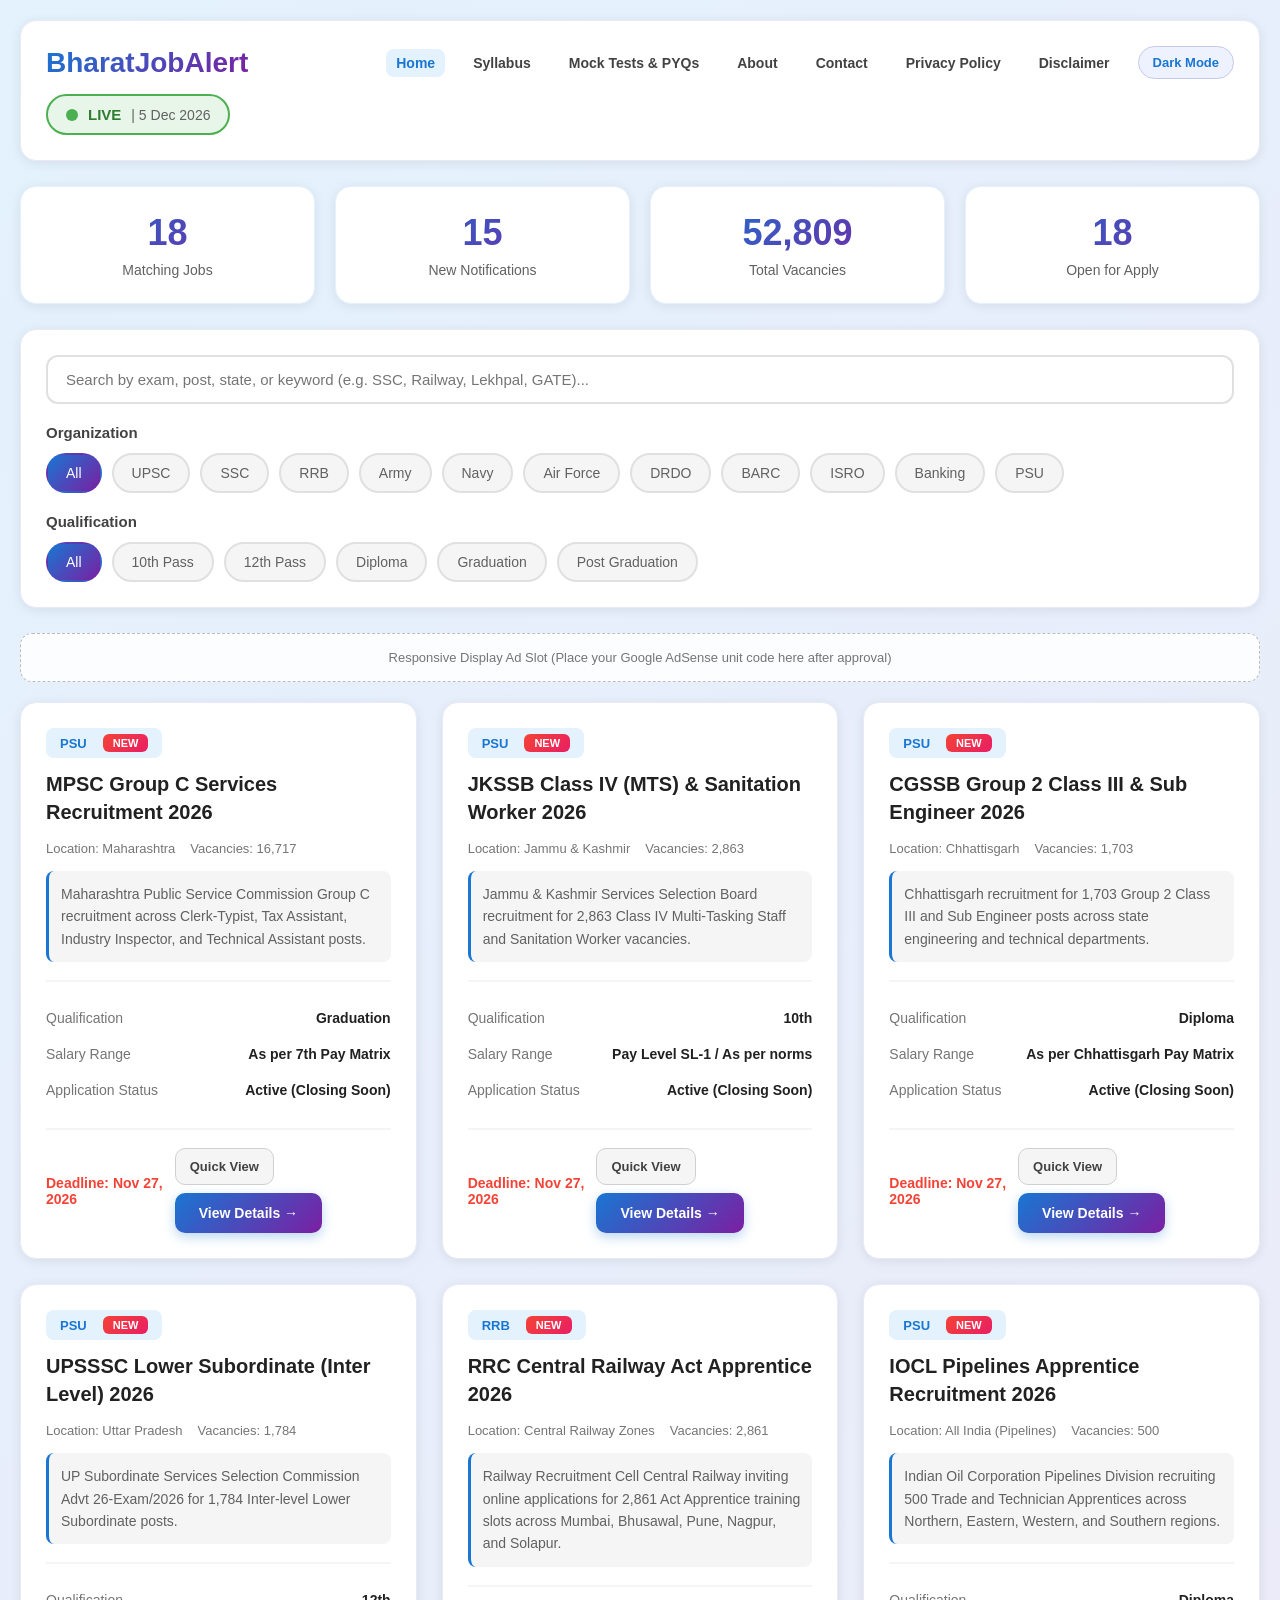
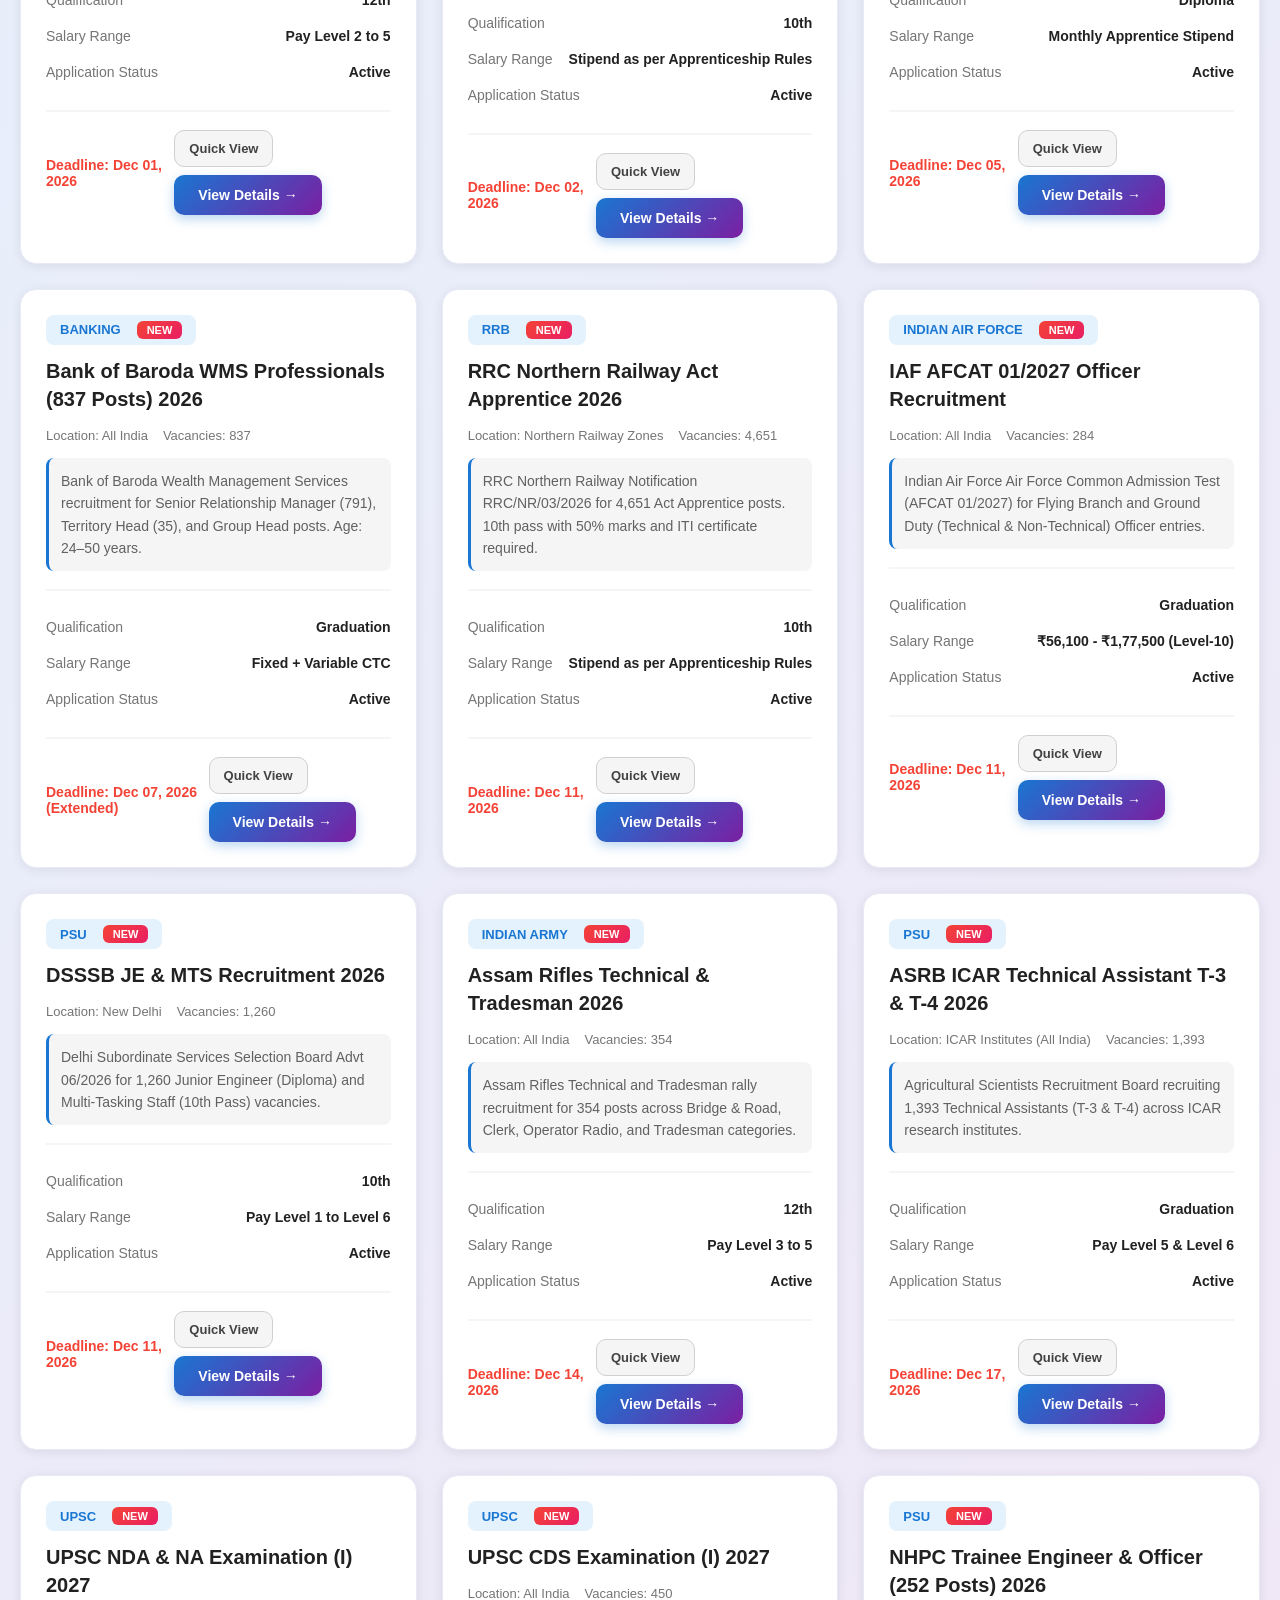
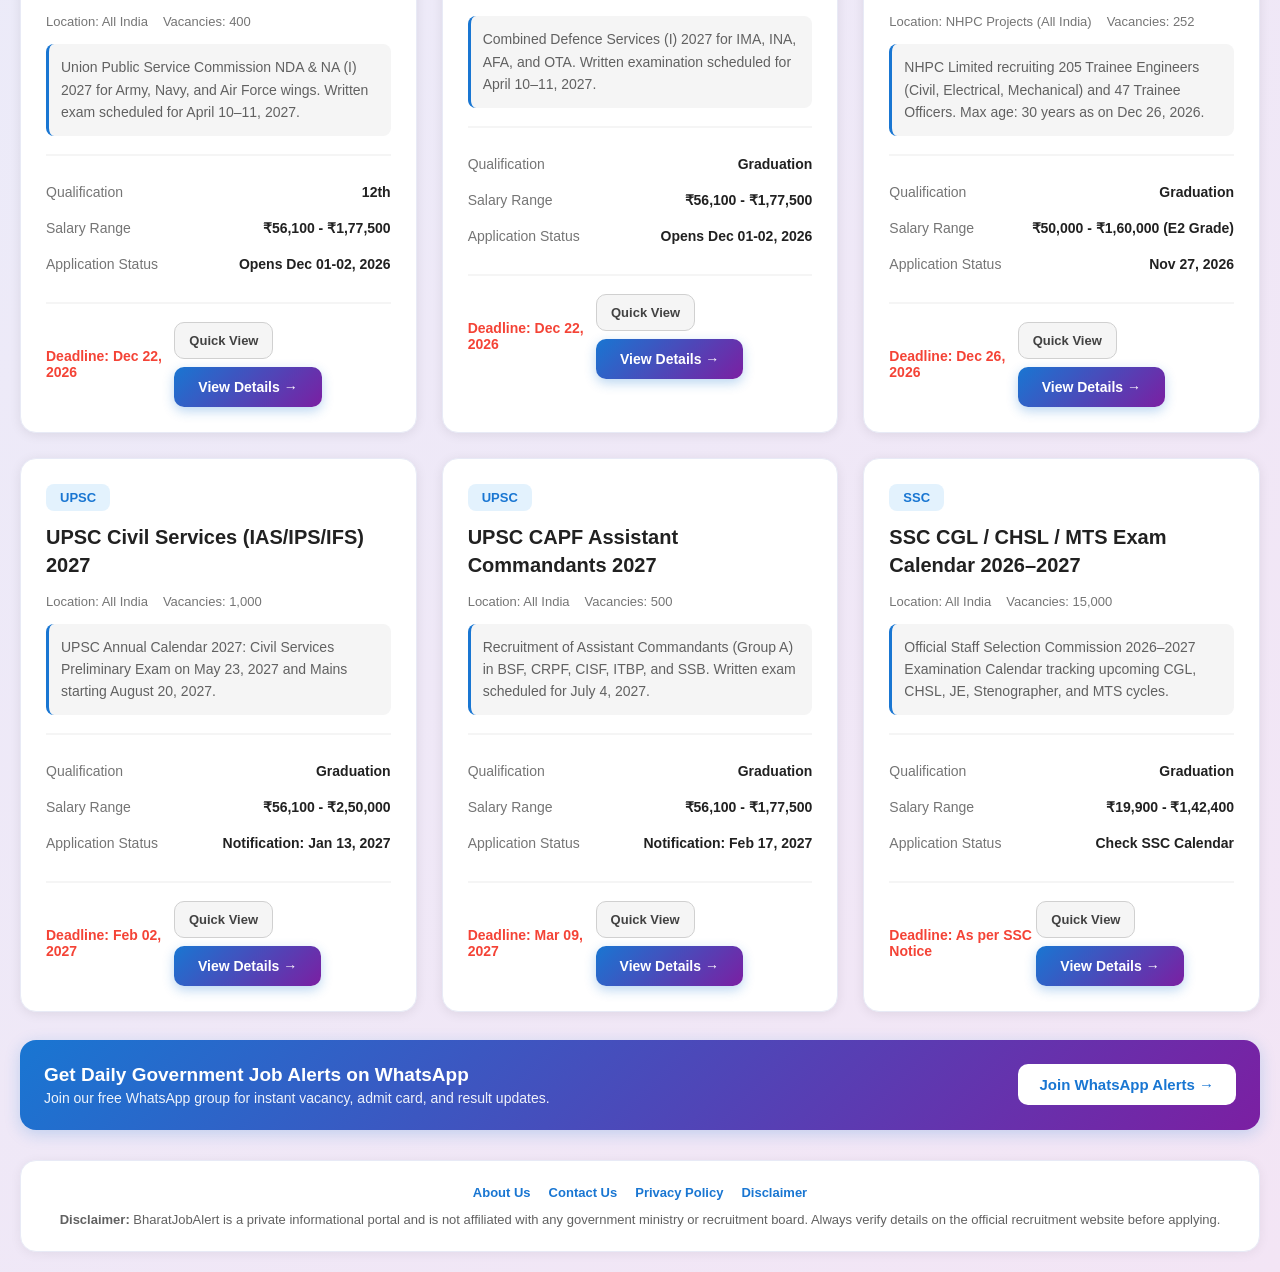
<file: index.html>
<!DOCTYPE html>
<html lang="en">
<head>
    <meta charset="UTF-8">
    <meta name="viewport" content="width=device-width, initial-scale=1.0">
    <title>BharatJobAlert - Latest Government Jobs, Results &amp; Admit Cards</title>
    <meta name="description" content="Find verified central and state government job notifications, UPSC, SSC, RRB, Banking, and PSU vacancies filtered by qualification and organization.">
    <link rel="stylesheet" href="style.css">
    <!-- Google AdSense: Replace ca-pub-0000000000000000 with your approved Publisher ID
    <script async src="https://pagead2.googlesyndication.com/pagead/js/adsbygoogle.js?client=ca-pub-0000000000000000" crossorigin="anonymous"></script>
    -->
</head>
<body>
    <div class="container">
        <header class="header">
            <div class="header-content">
                <div class="logo">BharatJobAlert</div>
                <nav class="top-nav" aria-label="Main navigation">
                    <a href="index.html" class="active">Home</a>
                    <a href="syllabus.html">Syllabus</a>
                    <a href="mock-test.html">Mock Tests &amp; PYQs</a>
                    <a href="about.html">About</a>
                    <a href="contact.html">Contact</a>
                    <a href="privacy-policy.html">Privacy Policy</a>
                    <a href="disclaimer.html">Disclaimer</a>
                                    <button type="button" id="themeToggle" class="theme-toggle-btn" aria-pressed="false">Dark Mode</button>
                </nav>
                <div class="live-indicator">
                    <div class="pulse-dot"></div>
                    <span class="live-text">LIVE</span>
                    <span class="date-text" id="liveDate">| Updated Today</span>
                </div>
            </div>
        </header>

        <div class="stats-grid">
            <div class="stat-card">
                <div class="stat-number" id="totalJobs">0</div>
                <div class="stat-label">Matching Jobs</div>
            </div>
            <div class="stat-card">
                <div class="stat-number" id="newJobs">0</div>
                <div class="stat-label">New Notifications</div>
            </div>
            <div class="stat-card">
                <div class="stat-number" id="totalPosts">0</div>
                <div class="stat-label">Total Vacancies</div>
            </div>
            <div class="stat-card">
                <div class="stat-number" id="activeCount">0</div>
                <div class="stat-label">Open for Apply</div>
            </div>
        </div>

        <div class="filters">
            <div class="search-box">
                <input type="search" id="searchInput" class="search-input" placeholder="Search by exam, post, state, or keyword (e.g. SSC, Railway, Lekhpal, GATE)...">
            </div>

            <div class="filter-section">
                <label class="filter-label">Organization</label>
                <div class="filter-chips" id="orgFilters">
                    <button class="chip active" data-org="all">All</button>
                    <button class="chip" data-org="UPSC">UPSC</button>
                    <button class="chip" data-org="SSC">SSC</button>
                    <button class="chip" data-org="RRB">RRB</button>
                    <button class="chip" data-org="INDIAN ARMY">Army</button>
                    <button class="chip" data-org="INDIAN NAVY">Navy</button>
                    <button class="chip" data-org="INDIAN AIR FORCE">Air Force</button>
                    <button class="chip" data-org="DRDO">DRDO</button>
                    <button class="chip" data-org="BARC">BARC</button>
                    <button class="chip" data-org="ISRO">ISRO</button>
                    <button class="chip" data-org="BANKING">Banking</button>
                    <button class="chip" data-org="PSU">PSU</button>
                </div>
            </div>

            <div class="filter-section">
                <label class="filter-label">Qualification</label>
                <div class="filter-chips" id="qualFilters">
                    <button class="chip active" data-qual="all">All</button>
                    <button class="chip" data-qual="10th">10th Pass</button>
                    <button class="chip" data-qual="12th">12th Pass</button>
                    <button class="chip" data-qual="Diploma">Diploma</button>
                    <button class="chip" data-qual="Graduation">Graduation</button>
                    <button class="chip" data-qual="Post Graduation">Post Graduation</button>
                </div>
            </div>
        </div>

        <div class="ad-slot" aria-label="Advertisement placeholder">
            Responsive Display Ad Slot (Place your Google AdSense unit code here after approval)
        </div>

        <main class="jobs-grid" id="jobsGrid"></main>

        <section class="alert-banner">
            <div>
                <h3>Get Daily Government Job Alerts on WhatsApp</h3>
                <p>Join our free WhatsApp group for instant vacancy, admit card, and result updates.</p>
            </div>
            <div class="alert-form">
                <a href="https://chat.whatsapp.com/EUqAIoVeUoJBW3vBK80XOe" target="_blank" rel="noopener noreferrer" style="background:#ffffff; color:#1976d2; padding:12px 22px; border-radius:10px; font-weight:700; text-decoration:none; font-size:15px; display:inline-block;">Join WhatsApp Alerts →</a>
            </div>
        </section>

        <div class="modal-backdrop" id="quickViewModal" role="dialog" aria-modal="true" aria-labelledby="modalTitle">
            <div class="modal-card">
                <button type="button" class="modal-close" id="closeModalBtn" aria-label="Close quick view">&times;</button>
                <div id="modalBody"></div>
            </div>
        </div>

        <footer class="site-footer">
            <div class="footer-links">
                <a href="about.html">About Us</a>
                <a href="contact.html">Contact Us</a>
                <a href="privacy-policy.html">Privacy Policy</a>
                <a href="disclaimer.html">Disclaimer</a>
            </div>
            <p><strong>Disclaimer:</strong> BharatJobAlert is a private informational portal and is not affiliated with any government ministry or recruitment board. Always verify details on the official recruitment website before applying.</p>
        </footer>
    </div>

    <script src="jobs-data.js"></script>
    <script src="jobs-loader.js"></script>
    <script src="script.js"></script>
    <script src="theme.js"></script>
</body>
</html>
</file>
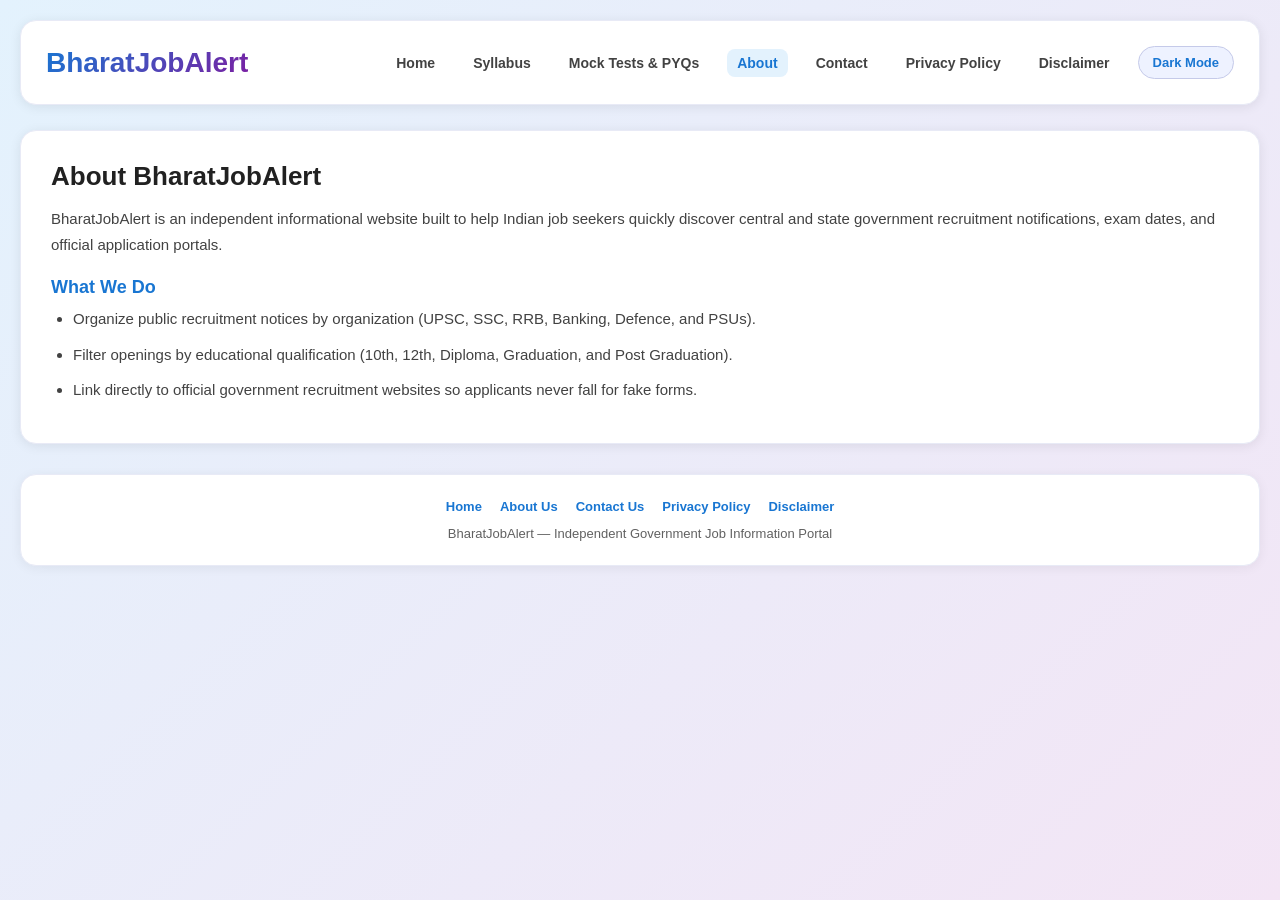
<file: about.html>
<!DOCTYPE html>
<html lang="en">
<head>
    <meta charset="UTF-8">
    <meta name="viewport" content="width=device-width, initial-scale=1.0">
    <title>About Us | BharatJobAlert</title>
    <link rel="stylesheet" href="style.css">
</head>
<body>
    <div class="container">
        <header class="header">
            <div class="header-content">
                <div class="logo">BharatJobAlert</div>
                <nav class="top-nav" aria-label="Main navigation">
                    <a href="index.html">Home</a>
                    <a href="syllabus.html">Syllabus</a>
                    <a href="mock-test.html">Mock Tests &amp; PYQs</a>
                    <a href="about.html" class="active">About</a>
                    <a href="contact.html" >Contact</a>
                    <a href="privacy-policy.html" >Privacy Policy</a>
                    <a href="disclaimer.html" >Disclaimer</a>
                                    <button type="button" id="themeToggle" class="theme-toggle-btn" aria-pressed="false">Dark Mode</button>
                </nav>
            </div>
        </header>

        <main class="detail-container policy-content">
            
<h1>About BharatJobAlert</h1>
<p>BharatJobAlert is an independent informational website built to help Indian job seekers quickly discover central and state government recruitment notifications, exam dates, and official application portals.</p>
<h2>What We Do</h2>
<ul>
    <li>Organize public recruitment notices by organization (UPSC, SSC, RRB, Banking, Defence, and PSUs).</li>
    <li>Filter openings by educational qualification (10th, 12th, Diploma, Graduation, and Post Graduation).</li>
    <li>Link directly to official government recruitment websites so applicants never fall for fake forms.</li>
</ul>

        </main>

        <footer class="site-footer">
            <div class="footer-links">
                <a href="index.html">Home</a>
                <a href="about.html">About Us</a>
                <a href="contact.html">Contact Us</a>
                <a href="privacy-policy.html">Privacy Policy</a>
                <a href="disclaimer.html">Disclaimer</a>
            </div>
            <p>BharatJobAlert — Independent Government Job Information Portal</p>
        </footer>
    </div>
    <script src="theme.js"></script>
</body>
</html>
</file>
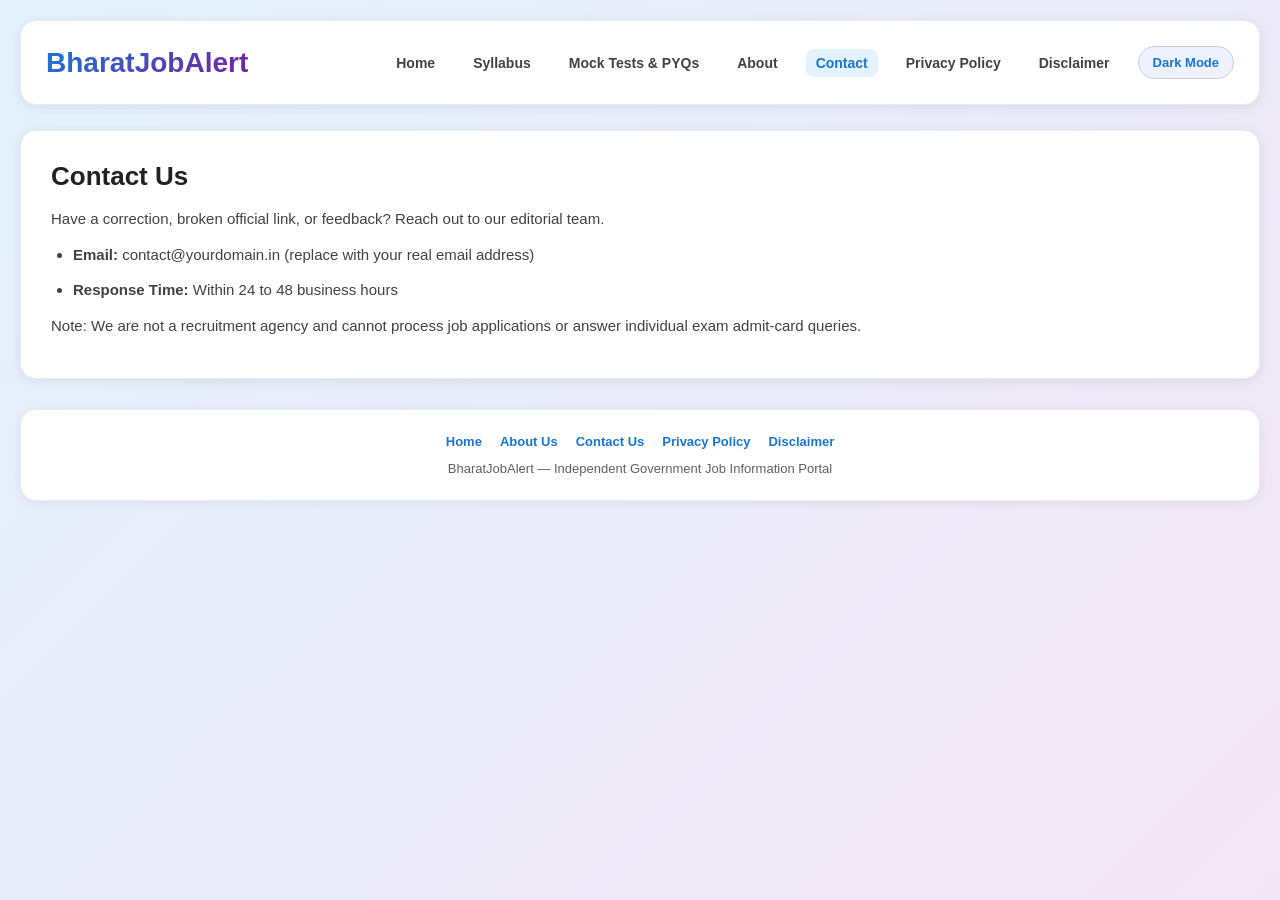
<file: contact.html>
<!DOCTYPE html>
<html lang="en">
<head>
    <meta charset="UTF-8">
    <meta name="viewport" content="width=device-width, initial-scale=1.0">
    <title>Contact Us | BharatJobAlert</title>
    <link rel="stylesheet" href="style.css">
</head>
<body>
    <div class="container">
        <header class="header">
            <div class="header-content">
                <div class="logo">BharatJobAlert</div>
                <nav class="top-nav" aria-label="Main navigation">
                    <a href="index.html">Home</a>
                    <a href="syllabus.html">Syllabus</a>
                    <a href="mock-test.html">Mock Tests &amp; PYQs</a>
                    <a href="about.html" >About</a>
                    <a href="contact.html" class="active">Contact</a>
                    <a href="privacy-policy.html" >Privacy Policy</a>
                    <a href="disclaimer.html" >Disclaimer</a>
                                    <button type="button" id="themeToggle" class="theme-toggle-btn" aria-pressed="false">Dark Mode</button>
                </nav>
            </div>
        </header>

        <main class="detail-container policy-content">
            
<h1>Contact Us</h1>
<p>Have a correction, broken official link, or feedback? Reach out to our editorial team.</p>
<ul>
    <li><strong>Email:</strong> contact@yourdomain.in (replace with your real email address)</li>
    <li><strong>Response Time:</strong> Within 24 to 48 business hours</li>
</ul>
<p>Note: We are not a recruitment agency and cannot process job applications or answer individual exam admit-card queries.</p>

        </main>

        <footer class="site-footer">
            <div class="footer-links">
                <a href="index.html">Home</a>
                <a href="about.html">About Us</a>
                <a href="contact.html">Contact Us</a>
                <a href="privacy-policy.html">Privacy Policy</a>
                <a href="disclaimer.html">Disclaimer</a>
            </div>
            <p>BharatJobAlert — Independent Government Job Information Portal</p>
        </footer>
    </div>
    <script src="theme.js"></script>
</body>
</html>
</file>
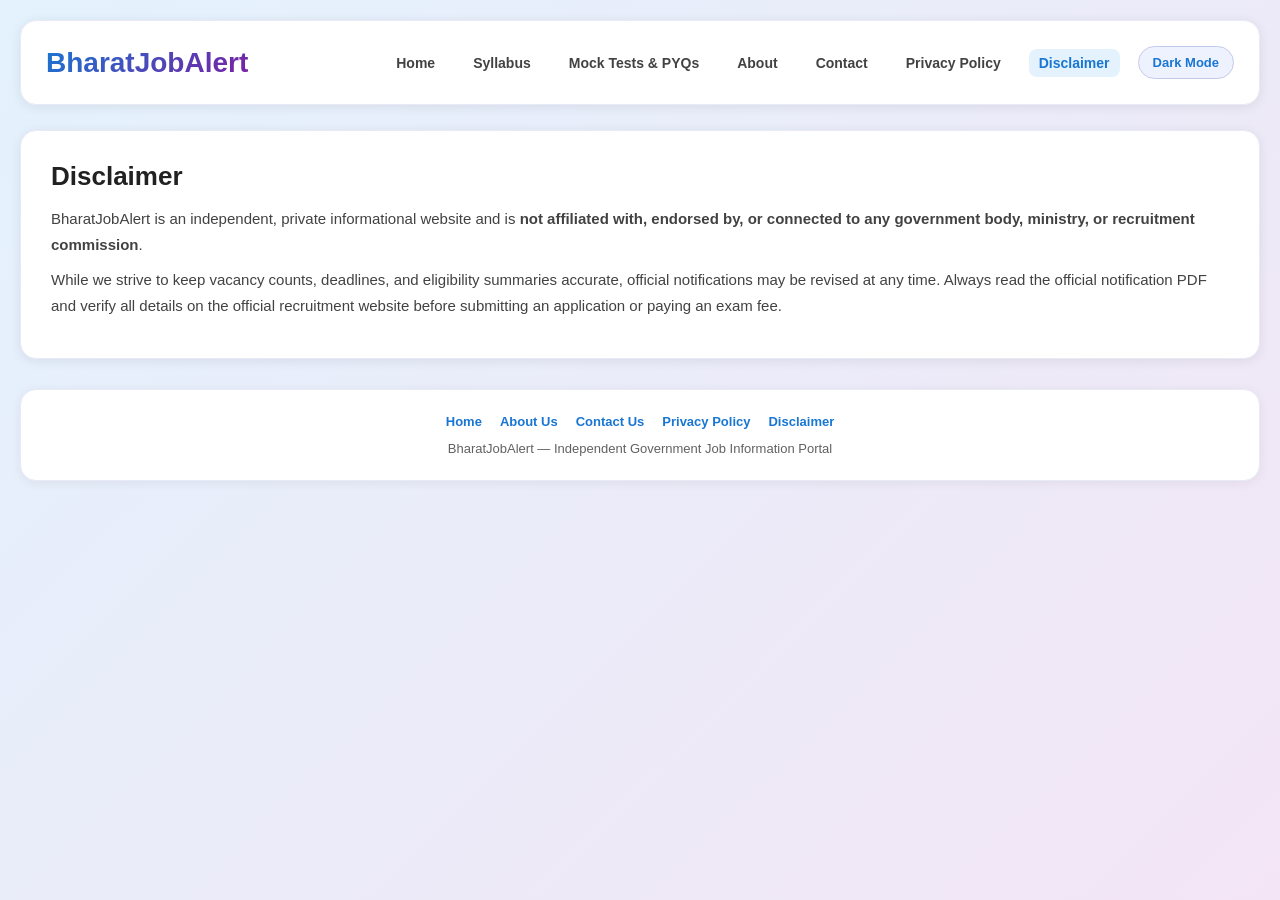
<file: disclaimer.html>
<!DOCTYPE html>
<html lang="en">
<head>
    <meta charset="UTF-8">
    <meta name="viewport" content="width=device-width, initial-scale=1.0">
    <title>Disclaimer | BharatJobAlert</title>
    <link rel="stylesheet" href="style.css">
</head>
<body>
    <div class="container">
        <header class="header">
            <div class="header-content">
                <div class="logo">BharatJobAlert</div>
                <nav class="top-nav" aria-label="Main navigation">
                    <a href="index.html">Home</a>
                    <a href="syllabus.html">Syllabus</a>
                    <a href="mock-test.html">Mock Tests &amp; PYQs</a>
                    <a href="about.html" >About</a>
                    <a href="contact.html" >Contact</a>
                    <a href="privacy-policy.html" >Privacy Policy</a>
                    <a href="disclaimer.html" class="active">Disclaimer</a>
                                    <button type="button" id="themeToggle" class="theme-toggle-btn" aria-pressed="false">Dark Mode</button>
                </nav>
            </div>
        </header>

        <main class="detail-container policy-content">
            
<h1>Disclaimer</h1>
<p>BharatJobAlert is an independent, private informational website and is <strong>not affiliated with, endorsed by, or connected to any government body, ministry, or recruitment commission</strong>.</p>
<p>While we strive to keep vacancy counts, deadlines, and eligibility summaries accurate, official notifications may be revised at any time. Always read the official notification PDF and verify all details on the official recruitment website before submitting an application or paying an exam fee.</p>

        </main>

        <footer class="site-footer">
            <div class="footer-links">
                <a href="index.html">Home</a>
                <a href="about.html">About Us</a>
                <a href="contact.html">Contact Us</a>
                <a href="privacy-policy.html">Privacy Policy</a>
                <a href="disclaimer.html">Disclaimer</a>
            </div>
            <p>BharatJobAlert — Independent Government Job Information Portal</p>
        </footer>
    </div>
    <script src="theme.js"></script>
</body>
</html>
</file>
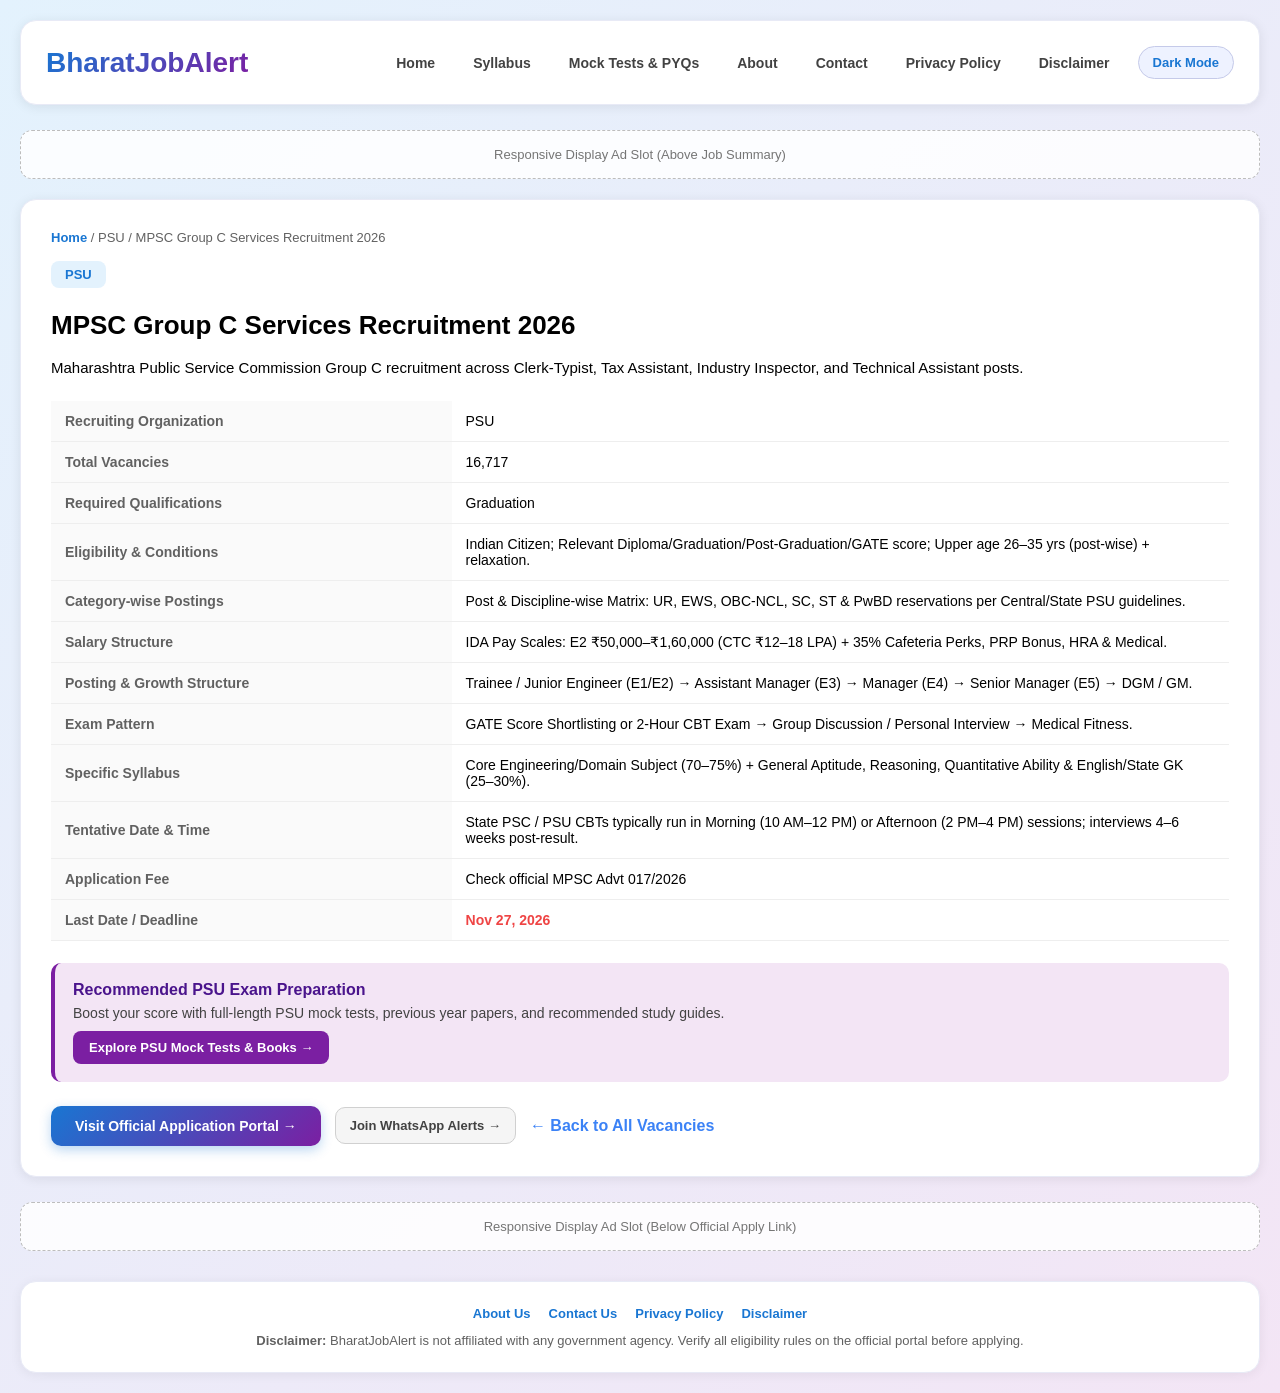
<file: job.html>
<!DOCTYPE html>
<html lang="en">
<head>
    <meta charset="UTF-8">
    <meta name="viewport" content="width=device-width, initial-scale=1.0">
    <title>Job Details | BharatJobAlert</title>
    <meta name="description" content="Complete eligibility, category-wise postings, growth structure, salary, syllabus, exam pattern, and tentative schedule.">
    <link rel="stylesheet" href="style.css">
</head>
<body>
    <div class="container">
        <header class="header">
            <div class="header-content">
                <div class="logo">BharatJobAlert</div>
                <nav class="top-nav" aria-label="Main navigation">
                    <a href="index.html">Home</a>
                    <a href="syllabus.html">Syllabus</a>
                    <a href="mock-test.html">Mock Tests &amp; PYQs</a>
                    <a href="about.html">About</a>
                    <a href="contact.html">Contact</a>
                    <a href="privacy-policy.html">Privacy Policy</a>
                    <a href="disclaimer.html">Disclaimer</a>
                    <button type="button" id="themeToggle" class="theme-toggle-btn" aria-pressed="false">Dark Mode</button>
                </nav>
            </div>
        </header>

        <div class="ad-slot" aria-label="Top advertisement slot">
            Responsive Display Ad Slot (Above Job Summary)
        </div>

        <main class="detail-container" id="jobDetail"></main>

        <div class="ad-slot" aria-label="Bottom advertisement slot">
            Responsive Display Ad Slot (Below Official Apply Link)
        </div>

        <footer class="site-footer">
            <div class="footer-links">
                <a href="about.html">About Us</a>
                <a href="contact.html">Contact Us</a>
                <a href="privacy-policy.html">Privacy Policy</a>
                <a href="disclaimer.html">Disclaimer</a>
            </div>
            <p><strong>Disclaimer:</strong> BharatJobAlert is not affiliated with any government agency. Verify all eligibility rules on the official portal before applying.</p>
        </footer>
    </div>

    <script src="jobs-data.js"></script>
    <script src="jobs-loader.js"></script>
    <script>
        async function initDetail() {
            const params = new URLSearchParams(window.location.search);
            const slug = params.get('id');
            const { jobs } = await loadJobsData();
            const job = jobs.find(j => j.slug === slug) || jobs[0];
            const container = document.getElementById('jobDetail');

            if (!job) {
                container.innerHTML = '<h1>Job Not Found</h1><p><a href="index.html">Return to all jobs</a></p>';
                return;
            }

            document.title = `${job.title} | BharatJobAlert`;
            container.innerHTML = `
                <div class="breadcrumb">
                    <a href="index.html">Home</a> / <span>${job.org}</span> / <span>${job.title}</span>
                </div>
                <div class="job-org">${job.org}</div>
                <h1 style="font-size: 26px; margin: 10px 0 14px;">${job.title}</h1>
                <p style="font-size: 15px; line-height: 1.7; margin-bottom: 18px;">${job.description}</p>

                <table class="detail-table">
                    <tr><th>Recruiting Organization</th><td>${job.org}</td></tr>
                    <tr><th>Total Vacancies</th><td>${Number(job.posts || 0).toLocaleString('en-IN')}</td></tr>
                    <tr><th>Required Qualifications</th><td>${job.qualification}</td></tr>
                    <tr><th>Eligibility &amp; Conditions</th><td>${job.eligibility || 'As per official notification'}</td></tr>
                    <tr><th>Category-wise Postings</th><td>${job.categoryPostings || 'UR / OBC / EWS / SC / ST per official matrix'}</td></tr>
                    <tr><th>Salary Structure</th><td>${job.salaryStructure || job.salary}</td></tr>
                    <tr><th>Posting &amp; Growth Structure</th><td>${job.growthStructure || 'Standard departmental promotion hierarchy'}</td></tr>
                    <tr><th>Exam Pattern</th><td>${job.examPattern || job.selectionProcess}</td></tr>
                    <tr><th>Specific Syllabus</th><td>${job.specificSyllabus || 'Check official syllabus PDF'}</td></tr>
                    <tr><th>Tentative Date &amp; Time</th><td>${job.tentativeSchedule || job.deadline}</td></tr>
                    <tr><th>Application Fee</th><td>${job.fee}</td></tr>
                    <tr><th>Last Date / Deadline</th><td style="color: #ef4444; font-weight: 700;">${job.deadline}</td></tr>
                </table>

                <div class="prep-box">
                    <h3>Recommended ${job.org} Exam Preparation</h3>
                    <p>Boost your score with full-length ${job.org} mock tests, previous year papers, and recommended study guides.</p>
                    <a href="${getPrepLink(job.org)}" target="_blank" rel="nofollow sponsored noopener noreferrer" class="prep-link">Explore ${job.org} Mock Tests &amp; Books →</a>
                </div>

                <div style="display: flex; gap: 14px; flex-wrap: wrap; align-items: center; margin-top: 24px;">
                    <a href="${job.applyLink}" target="_blank" rel="noopener noreferrer" class="apply-btn" style="text-decoration: none;">Visit Official Application Portal →</a>
                    <a href="https://chat.whatsapp.com/EUqAIoVeUoJBW3vBK80XOe" target="_blank" rel="noopener noreferrer" class="quick-view-btn" style="text-decoration: none;">Join WhatsApp Alerts →</a>
                    <a href="index.html" style="color: #3b82f6; font-weight: 600; text-decoration: none;">← Back to All Vacancies</a>
                </div>
            `;
        }
        initDetail();
    </script>
    <script src="theme.js"></script>
</body>
</html>
</file>
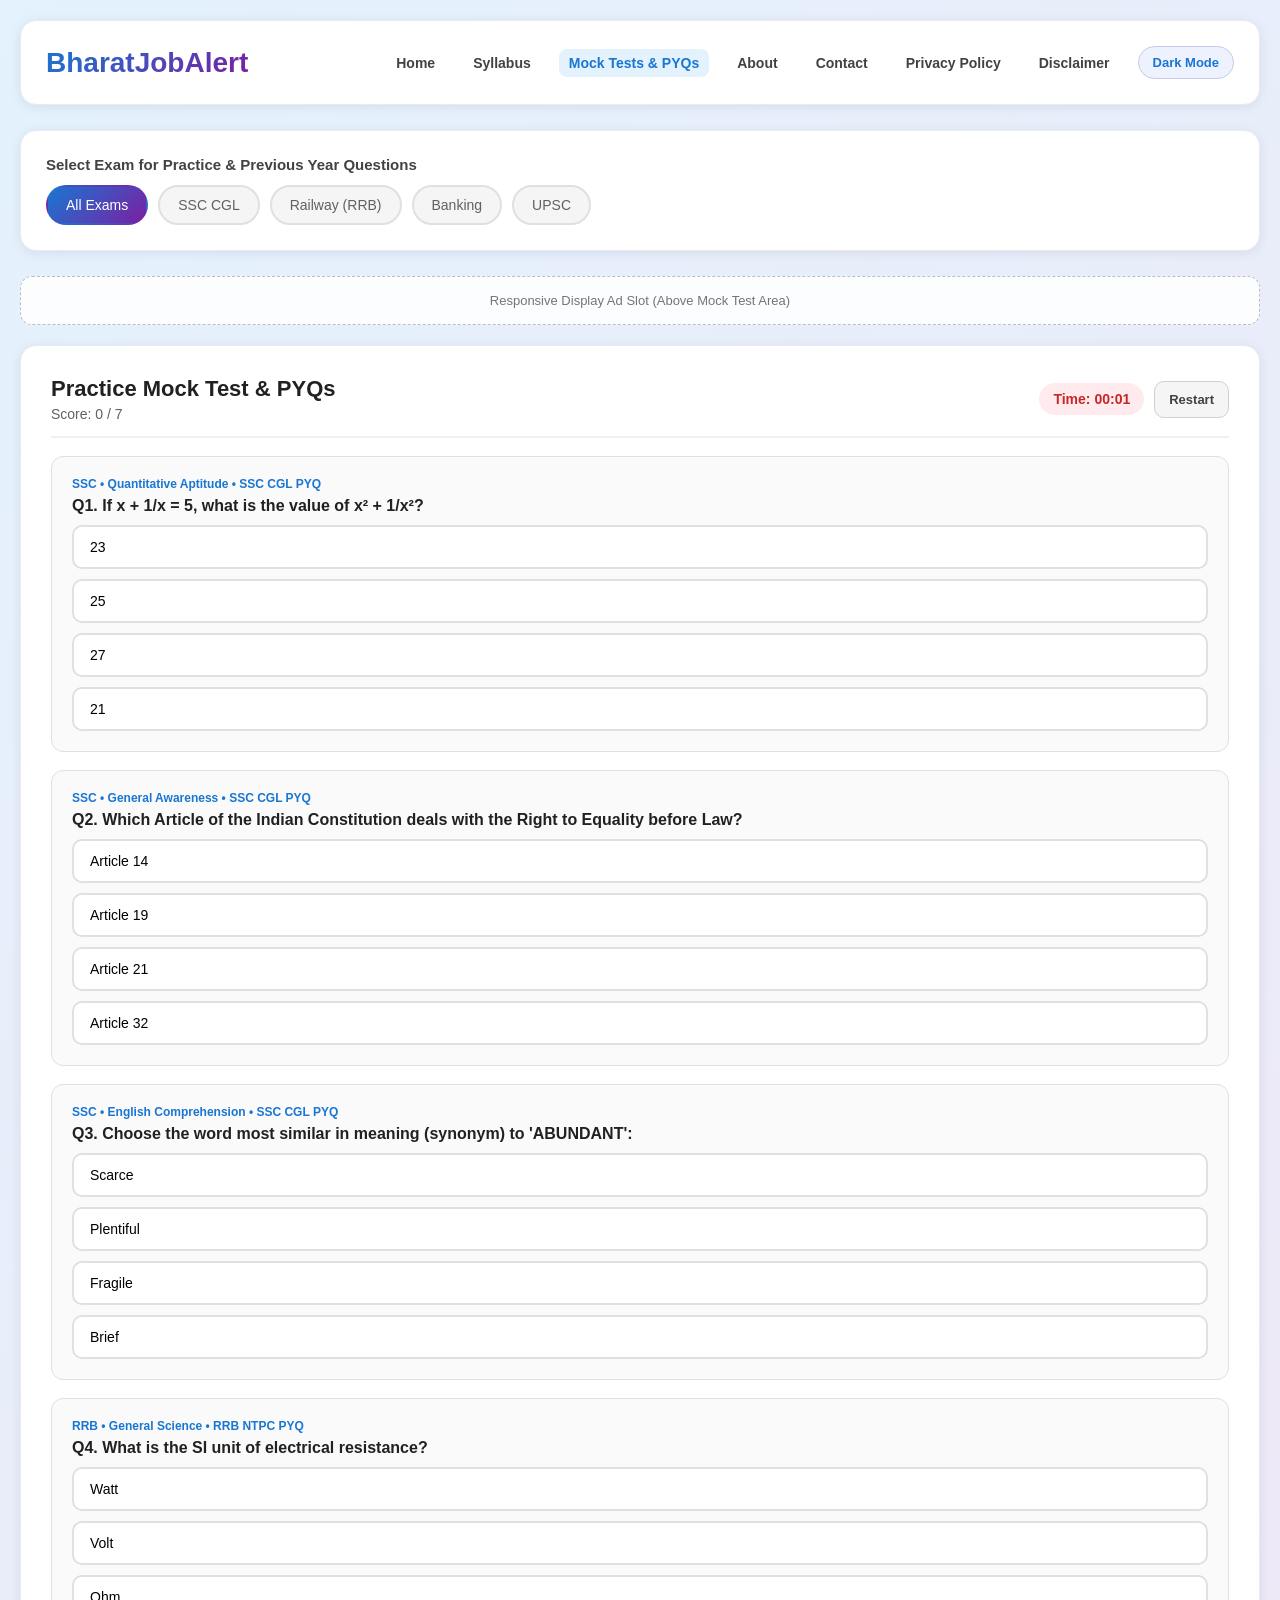
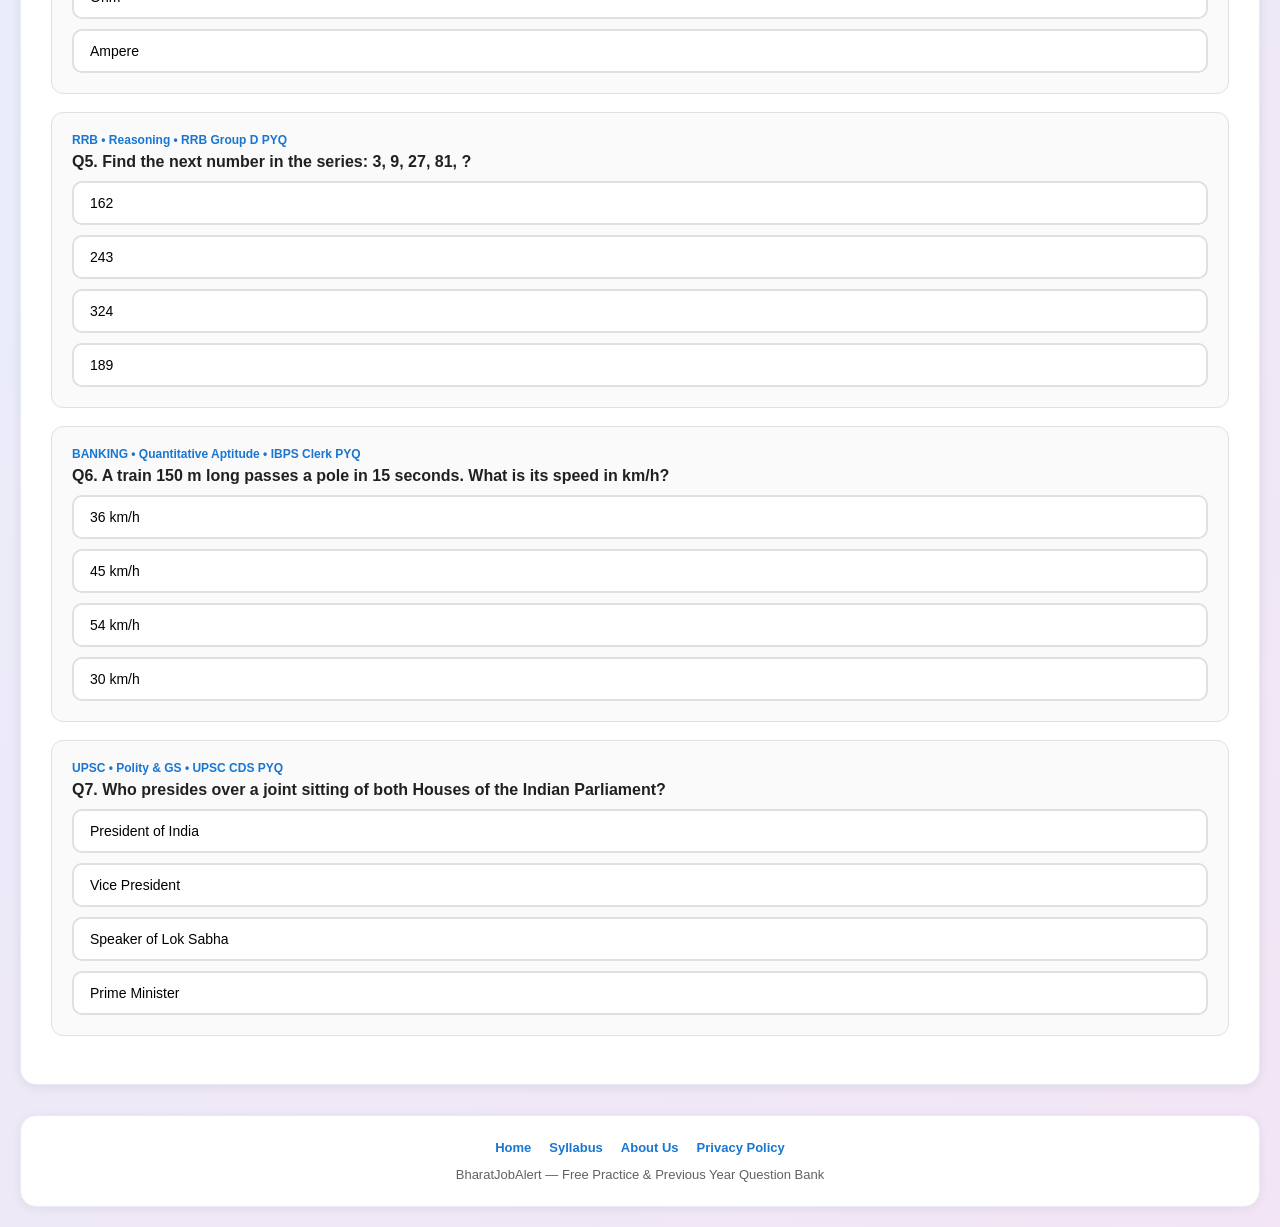
<file: mock-test.html>
<!DOCTYPE html>
<html lang="en">
<head>
    <meta charset="UTF-8">
    <meta name="viewport" content="width=device-width, initial-scale=1.0">
    <title>Free Mock Tests &amp; Previous Year Questions | BharatJobAlert</title>
    <meta name="description" content="Practice free SSC CGL, RRB NTPC, IBPS Banking, and UPSC Previous Year Questions with instant solutions and timer.">
    <link rel="stylesheet" href="style.css">
</head>
<body>
    <div class="container">
        <header class="header">
            <div class="header-content">
                <div class="logo">BharatJobAlert</div>
                <nav class="top-nav" aria-label="Main navigation">
                    <a href="index.html">Home</a>
                    <a href="syllabus.html">Syllabus</a>
                    <a href="mock-test.html" class="active">Mock Tests &amp; PYQs</a>
                    <a href="about.html">About</a>
                    <a href="contact.html">Contact</a>
                    <a href="privacy-policy.html">Privacy Policy</a>
                    <a href="disclaimer.html">Disclaimer</a>
                                    <button type="button" id="themeToggle" class="theme-toggle-btn" aria-pressed="false">Dark Mode</button>
                </nav>
            </div>
        </header>

        <div class="filters">
            <div class="filter-section">
                <label class="filter-label">Select Exam for Practice &amp; Previous Year Questions</label>
                <div class="filter-chips" id="examFilters">
                    <button class="chip active" data-exam="all">All Exams</button>
                    <button class="chip" data-exam="SSC">SSC CGL</button>
                    <button class="chip" data-exam="RRB">Railway (RRB)</button>
                    <button class="chip" data-exam="BANKING">Banking</button>
                    <button class="chip" data-exam="UPSC">UPSC</button>
                </div>
            </div>
        </div>

        <div class="ad-slot" aria-label="Advertisement slot">
            Responsive Display Ad Slot (Above Mock Test Area)
        </div>

        <main class="detail-container">
            <div class="quiz-header">
                <div>
                    <h1 style="font-size:22px; color:#212121;">Practice Mock Test &amp; PYQs</h1>
                    <p id="scoreText" style="font-size:14px; color:#616161; margin-top:4px;">Score: 0 / 0</p>
                </div>
                <div style="display:flex; gap:10px; align-items:center;">
                    <span class="timer-pill" id="timerDisplay">Time: 00:00</span>
                    <button type="button" class="quick-view-btn" id="resetQuizBtn">Restart</button>
                </div>
            </div>

            <div id="quizContainer"></div>
        </main>

        <footer class="site-footer">
            <div class="footer-links">
                <a href="index.html">Home</a>
                <a href="syllabus.html">Syllabus</a>
                <a href="about.html">About Us</a>
                <a href="privacy-policy.html">Privacy Policy</a>
            </div>
            <p>BharatJobAlert — Free Practice &amp; Previous Year Question Bank</p>
        </footer>
    </div>

    <script src="questions-data.js"></script>
    <script>
        const allQuestions = window.QUESTIONS_DATA || [];
        const urlExam = new URLSearchParams(window.location.search).get('exam');
        let activeExam = urlExam || 'all';
        let score = 0;
        let answeredCount = 0;
        let seconds = 0;
        let timerHandle = null;

        function startTimer() {
            clearInterval(timerHandle);
            seconds = 0;
            timerHandle = setInterval(() => {
                seconds++;
                const m = String(Math.floor(seconds / 60)).padStart(2, '0');
                const s = String(seconds % 60).padStart(2, '0');
                document.getElementById('timerDisplay').textContent = `Time: ${m}:${s}`;
            }, 1000);
        }

        function renderQuiz() {
            const list = allQuestions.filter(q => activeExam === 'all' || q.exam === activeExam);
            score = 0;
            answeredCount = 0;
            document.getElementById('scoreText').textContent = `Score: 0 / ${list.length}`;
            const container = document.getElementById('quizContainer');

            if (list.length === 0) {
                container.innerHTML = '<p>No questions found for this exam yet.</p>';
                return;
            }

            container.innerHTML = list.map((q, qIdx) => `
                <div class="question-box" data-qidx="${qIdx}">
                    <div style="font-size:12px; color:#1976d2; font-weight:700; margin-bottom:6px;">
                        ${q.exam} &bull; ${q.subject} &bull; ${q.year}
                    </div>
                    <h3 style="font-size:16px; color:#212121; margin-bottom:8px;">Q${qIdx + 1}. ${q.question}</h3>
                    ${q.options.map((opt, oIdx) => `
                        <button type="button" class="option-btn" data-qidx="${qIdx}" data-oidx="${oIdx}">${opt}</button>
                    `).join('')}
                    <div class="explanation-box" id="exp-${qIdx}">
                        <strong>Explanation:</strong> ${q.explanation}
                    </div>
                </div>
            `).join('');

            startTimer();
        }

        document.getElementById('quizContainer').addEventListener('click', (e) => {
            const btn = e.target.closest('.option-btn');
            if (!btn || btn.disabled) return;
            const list = allQuestions.filter(q => activeExam === 'all' || q.exam === activeExam);
            const qIdx = Number(btn.dataset.qidx);
            const oIdx = Number(btn.dataset.oidx);
            const q = list[qIdx];
            const box = btn.closest('.question-box');
            const buttons = box.querySelectorAll('.option-btn');

            buttons.forEach((b, idx) => {
                b.disabled = true;
                if (idx === q.answerIndex) b.classList.add('correct');
            });

            if (oIdx === q.answerIndex) {
                score++;
            } else {
                btn.classList.add('wrong');
            }
            answeredCount++;
            document.getElementById(`exp-${qIdx}`).classList.add('show');
            document.getElementById('scoreText').textContent = `Score: ${score} / ${list.length} (${answeredCount} answered)`;
        });

        document.getElementById('examFilters').addEventListener('click', (e) => {
            if (e.target.classList.contains('chip')) {
                document.querySelectorAll('#examFilters .chip').forEach(b => b.classList.remove('active'));
                e.target.classList.add('active');
                activeExam = e.target.dataset.exam;
                renderQuiz();
            }
        });

        document.getElementById('resetQuizBtn').addEventListener('click', renderQuiz);

        // Sync initial chip if ?exam= was passed
        if (urlExam) {
            document.querySelectorAll('#examFilters .chip').forEach(b => {
                b.classList.toggle('active', b.dataset.exam === urlExam);
            });
        }
        renderQuiz();
    </script>
    <script src="theme.js"></script>
</body>
</html>
</file>
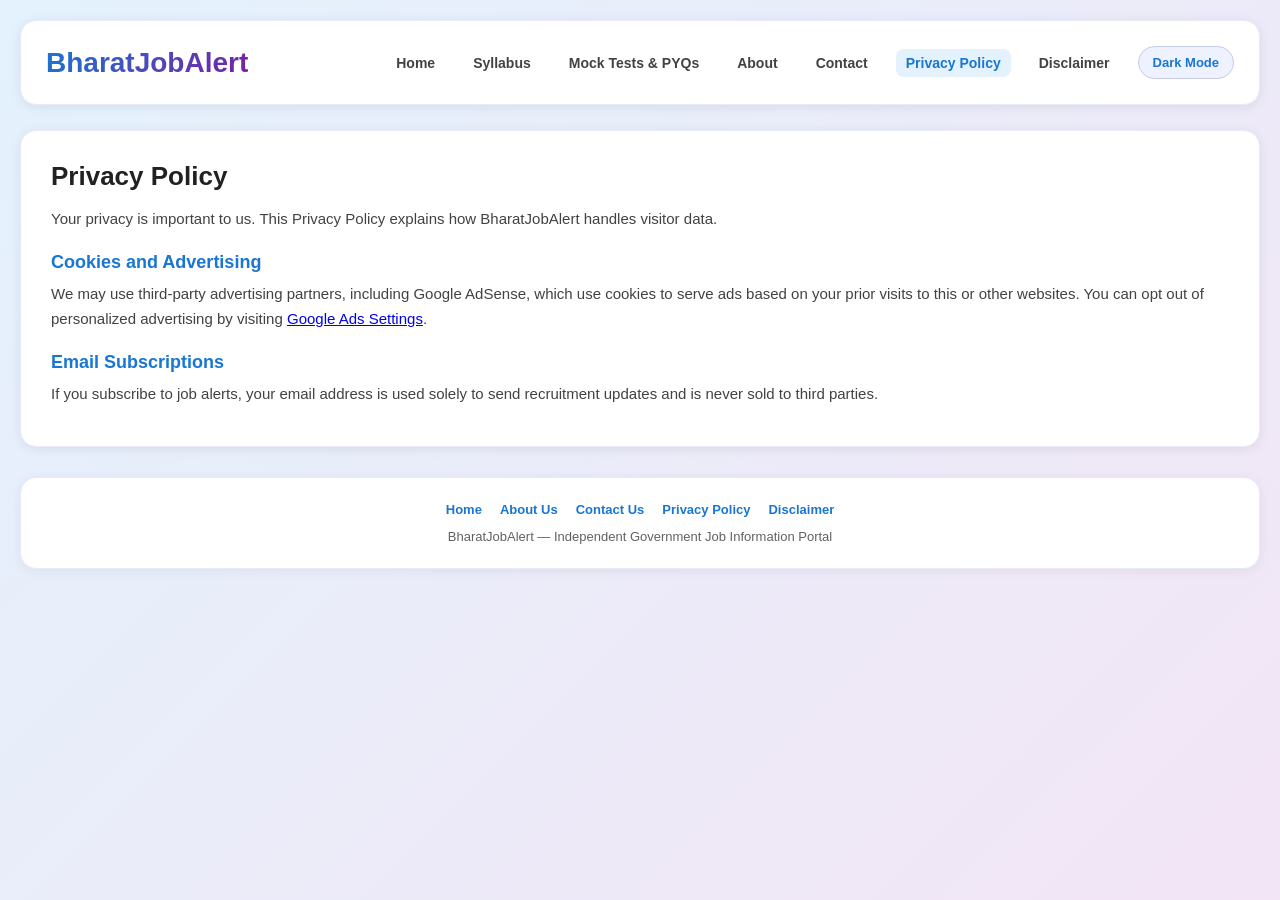
<file: privacy-policy.html>
<!DOCTYPE html>
<html lang="en">
<head>
    <meta charset="UTF-8">
    <meta name="viewport" content="width=device-width, initial-scale=1.0">
    <title>Privacy Policy | BharatJobAlert</title>
    <link rel="stylesheet" href="style.css">
</head>
<body>
    <div class="container">
        <header class="header">
            <div class="header-content">
                <div class="logo">BharatJobAlert</div>
                <nav class="top-nav" aria-label="Main navigation">
                    <a href="index.html">Home</a>
                    <a href="syllabus.html">Syllabus</a>
                    <a href="mock-test.html">Mock Tests &amp; PYQs</a>
                    <a href="about.html" >About</a>
                    <a href="contact.html" >Contact</a>
                    <a href="privacy-policy.html" class="active">Privacy Policy</a>
                    <a href="disclaimer.html" >Disclaimer</a>
                                    <button type="button" id="themeToggle" class="theme-toggle-btn" aria-pressed="false">Dark Mode</button>
                </nav>
            </div>
        </header>

        <main class="detail-container policy-content">
            
<h1>Privacy Policy</h1>
<p>Your privacy is important to us. This Privacy Policy explains how BharatJobAlert handles visitor data.</p>
<h2>Cookies and Advertising</h2>
<p>We may use third-party advertising partners, including Google AdSense, which use cookies to serve ads based on your prior visits to this or other websites. You can opt out of personalized advertising by visiting <a href="https://adssettings.google.com/" target="_blank" rel="noopener noreferrer">Google Ads Settings</a>.</p>
<h2>Email Subscriptions</h2>
<p>If you subscribe to job alerts, your email address is used solely to send recruitment updates and is never sold to third parties.</p>

        </main>

        <footer class="site-footer">
            <div class="footer-links">
                <a href="index.html">Home</a>
                <a href="about.html">About Us</a>
                <a href="contact.html">Contact Us</a>
                <a href="privacy-policy.html">Privacy Policy</a>
                <a href="disclaimer.html">Disclaimer</a>
            </div>
            <p>BharatJobAlert — Independent Government Job Information Portal</p>
        </footer>
    </div>
    <script src="theme.js"></script>
</body>
</html>
</file>
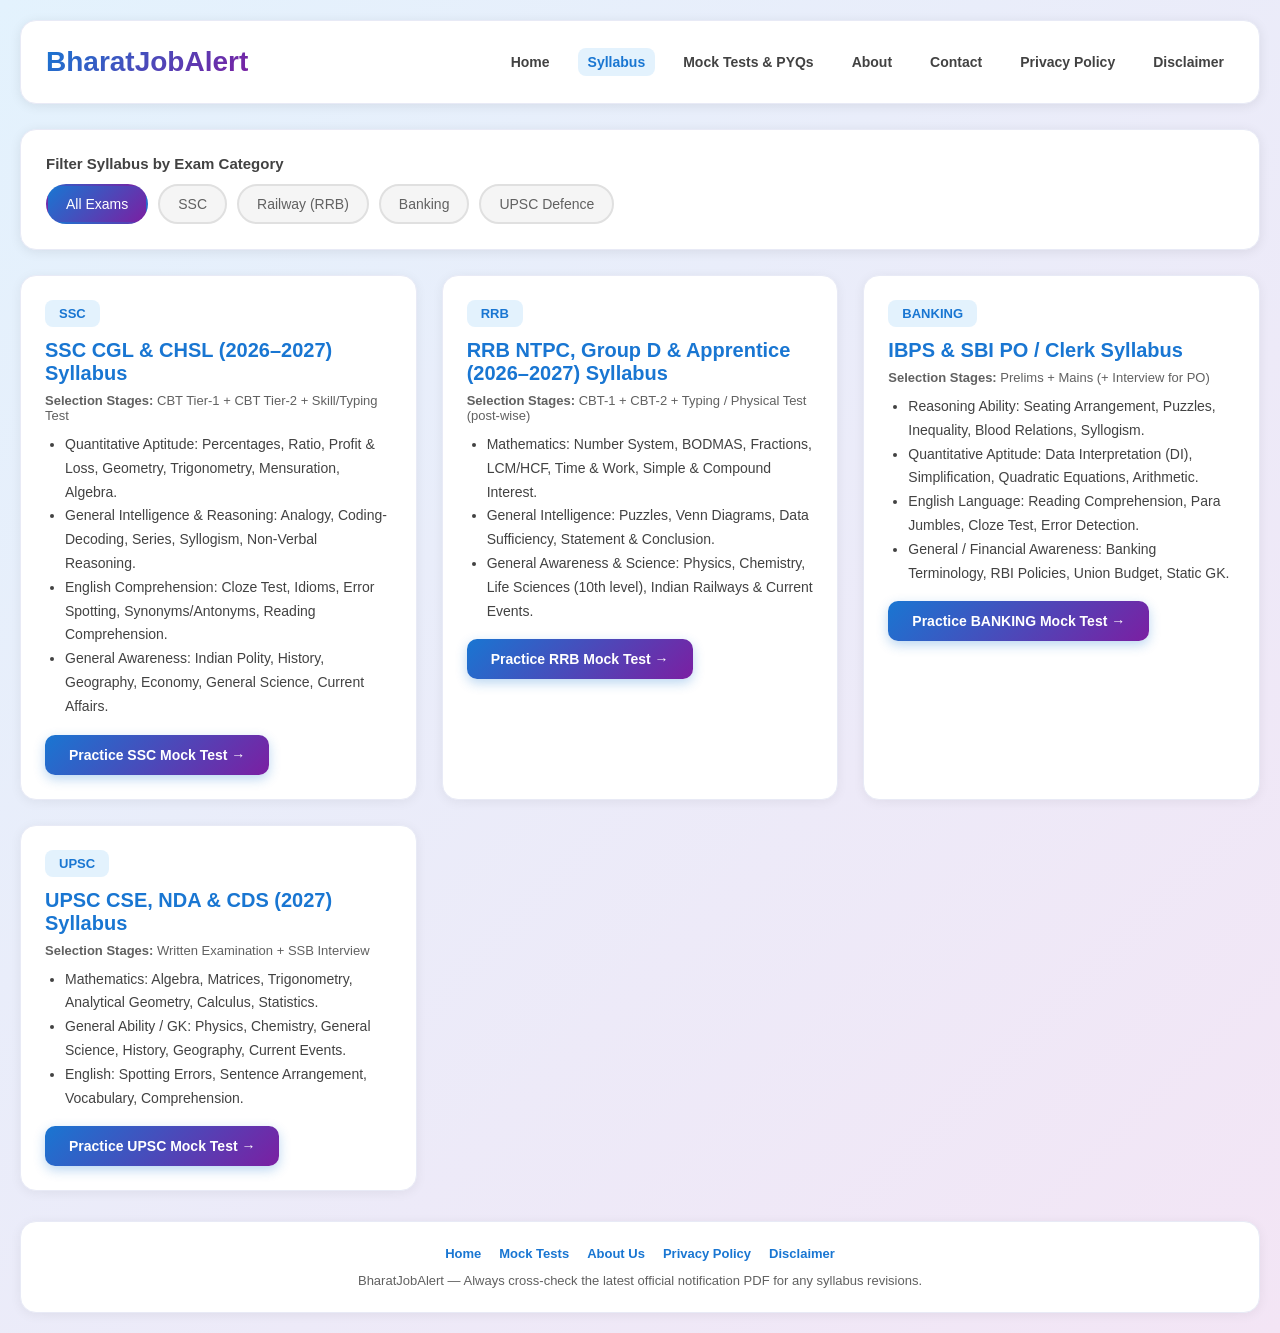
<file: syllabus.html>
<!DOCTYPE html>
<html lang="en">
<head>
    <meta charset="UTF-8">
    <meta name="viewport" content="width=device-width, initial-scale=1.0">
    <title>Exam Syllabus &amp; Pattern | BharatJobAlert</title>
    <meta name="description" content="Complete syllabus and exam pattern for SSC CGL, RRB NTPC, IBPS PO/Clerk, and UPSC CDS/NDA.">
    <link rel="stylesheet" href="style.css">
</head>
<body>
    <div class="container">
        <header class="header">
            <div class="header-content">
                <div class="logo">BharatJobAlert</div>
                <nav class="top-nav" aria-label="Main navigation">
                    <a href="index.html">Home</a>
                    <a href="syllabus.html" class="active">Syllabus</a>
                    <a href="mock-test.html">Mock Tests &amp; PYQs</a>
                    <a href="about.html">About</a>
                    <a href="contact.html">Contact</a>
                    <a href="privacy-policy.html">Privacy Policy</a>
                    <a href="disclaimer.html">Disclaimer</a>
                </nav>
            </div>
        </header>

        <div class="filters">
            <div class="filter-section">
                <label class="filter-label">Filter Syllabus by Exam Category</label>
                <div class="filter-chips" id="sylFilters">
                    <button class="chip active" data-exam="all">All Exams</button>
                    <button class="chip" data-exam="SSC">SSC</button>
                    <button class="chip" data-exam="RRB">Railway (RRB)</button>
                    <button class="chip" data-exam="BANKING">Banking</button>
                    <button class="chip" data-exam="UPSC">UPSC Defence</button>
                </div>
            </div>
        </div>

        <main class="jobs-grid" id="syllabusGrid"></main>

        <footer class="site-footer">
            <div class="footer-links">
                <a href="index.html">Home</a>
                <a href="mock-test.html">Mock Tests</a>
                <a href="about.html">About Us</a>
                <a href="privacy-policy.html">Privacy Policy</a>
                <a href="disclaimer.html">Disclaimer</a>
            </div>
            <p>BharatJobAlert — Always cross-check the latest official notification PDF for any syllabus revisions.</p>
        </footer>
    </div>

    <script>
        const syllabi = [
            {
                exam: "SSC",
                title: "SSC CGL &amp; CHSL (2026–2027) Syllabus",
                stages: "CBT Tier-1 + CBT Tier-2 + Skill/Typing Test",
                topics: [
                    "Quantitative Aptitude: Percentages, Ratio, Profit & Loss, Geometry, Trigonometry, Mensuration, Algebra.",
                    "General Intelligence & Reasoning: Analogy, Coding-Decoding, Series, Syllogism, Non-Verbal Reasoning.",
                    "English Comprehension: Cloze Test, Idioms, Error Spotting, Synonyms/Antonyms, Reading Comprehension.",
                    "General Awareness: Indian Polity, History, Geography, Economy, General Science, Current Affairs."
                ]
            },
            {
                exam: "RRB",
                title: "RRB NTPC, Group D &amp; Apprentice (2026–2027) Syllabus",
                stages: "CBT-1 + CBT-2 + Typing / Physical Test (post-wise)",
                topics: [
                    "Mathematics: Number System, BODMAS, Fractions, LCM/HCF, Time & Work, Simple & Compound Interest.",
                    "General Intelligence: Puzzles, Venn Diagrams, Data Sufficiency, Statement & Conclusion.",
                    "General Awareness & Science: Physics, Chemistry, Life Sciences (10th level), Indian Railways & Current Events."
                ]
            },
            {
                exam: "BANKING",
                title: "IBPS & SBI PO / Clerk Syllabus",
                stages: "Prelims + Mains (+ Interview for PO)",
                topics: [
                    "Reasoning Ability: Seating Arrangement, Puzzles, Inequality, Blood Relations, Syllogism.",
                    "Quantitative Aptitude: Data Interpretation (DI), Simplification, Quadratic Equations, Arithmetic.",
                    "English Language: Reading Comprehension, Para Jumbles, Cloze Test, Error Detection.",
                    "General / Financial Awareness: Banking Terminology, RBI Policies, Union Budget, Static GK."
                ]
            },
            {
                exam: "UPSC",
                title: "UPSC CSE, NDA &amp; CDS (2027) Syllabus",
                stages: "Written Examination + SSB Interview",
                topics: [
                    "Mathematics: Algebra, Matrices, Trigonometry, Analytical Geometry, Calculus, Statistics.",
                    "General Ability / GK: Physics, Chemistry, General Science, History, Geography, Current Events.",
                    "English: Spotting Errors, Sentence Arrangement, Vocabulary, Comprehension."
                ]
            }
        ];

        let activeExam = 'all';
        function renderSyllabus() {
            const grid = document.getElementById('syllabusGrid');
            const list = syllabi.filter(s => activeExam === 'all' || s.exam === activeExam);
            grid.innerHTML = list.map(s => `
                <article class="syllabus-card">
                    <div class="job-org">${s.exam}</div>
                    <h2>${s.title}</h2>
                    <p style="font-size:13px; color:#616161; margin-bottom:8px;"><strong>Selection Stages:</strong> ${s.stages}</p>
                    <ul>${s.topics.map(t => `<li>${t}</li>`).join('')}</ul>
                    <div style="margin-top:16px;">
                        <a href="mock-test.html?exam=${encodeURIComponent(s.exam)}" class="apply-btn" style="text-decoration:none; display:inline-block;">Practice ${s.exam} Mock Test →</a>
                    </div>
                </article>
            `).join('');
        }

        document.getElementById('sylFilters').addEventListener('click', (e) => {
            if (e.target.classList.contains('chip')) {
                document.querySelectorAll('#sylFilters .chip').forEach(b => b.classList.remove('active'));
                e.target.classList.add('active');
                activeExam = e.target.dataset.exam;
                renderSyllabus();
            }
        });
        renderSyllabus();
    </script>
</body>
</html>
</file>
<file: style.css>
* {
    margin: 0;
    padding: 0;
    box-sizing: border-box;
}

body {
    font-family: -apple-system, BlinkMacSystemFont, 'Segoe UI', Roboto, sans-serif;
    background: linear-gradient(135deg, #e3f2fd 0%, #f3e5f5 100%);
    min-height: 100vh;
    padding: 20px;
}

.header {
    background: white;
    padding: 25px;
    border-radius: 16px;
    margin-bottom: 25px;
    box-shadow: 0 2px 12px rgba(0,0,0,0.08);
    border: 1px solid #e8eaf6;
}

.header-content {
    display: flex;
    justify-content: space-between;
    align-items: center;
    flex-wrap: wrap;
    gap: 15px;
}

.logo {
    font-size: 28px;
    font-weight: 700;
    background: linear-gradient(135deg, #1976d2 0%, #7b1fa2 100%);
    -webkit-background-clip: text;
    -webkit-text-fill-color: transparent;
    background-clip: text;
}

.live-indicator {
    display: flex;
    align-items: center;
    gap: 10px;
    background: #e8f5e9;
    padding: 10px 18px;
    border-radius: 25px;
    border: 2px solid #4caf50;
}

.pulse-dot {
    width: 12px;
    height: 12px;
    background: #4caf50;
    border-radius: 50%;
    animation: pulse 2s ease-in-out infinite;
    box-shadow: 0 0 0 0 rgba(76, 175, 80, 0.7);
}

@keyframes pulse {
    0% {
        transform: scale(0.95);
        box-shadow: 0 0 0 0 rgba(76, 175, 80, 0.7);
    }
    50% {
        transform: scale(1);
        box-shadow: 0 0 0 8px rgba(76, 175, 80, 0);
    }
    100% {
        transform: scale(0.95);
        box-shadow: 0 0 0 0 rgba(76, 175, 80, 0);
    }
}

.live-text {
    color: #2e7d32;
    font-weight: 700;
    font-size: 15px;
}

.date-text {
    color: #616161;
    font-size: 14px;
}

.container {
    max-width: 1400px;
    margin: 0 auto;
}

.stats-grid {
    display: grid;
    grid-template-columns: repeat(auto-fit, minmax(220px, 1fr));
    gap: 20px;
    margin-bottom: 25px;
}

.stat-card {
    background: white;
    padding: 25px;
    border-radius: 16px;
    text-align: center;
    box-shadow: 0 2px 12px rgba(0,0,0,0.08);
    border: 1px solid #e3f2fd;
    transition: all 0.3s;
}

.stat-card:hover {
    transform: translateY(-5px);
    box-shadow: 0 8px 20px rgba(25, 118, 210, 0.15);
}

.stat-number {
    font-size: 36px;
    font-weight: 700;
    background: linear-gradient(135deg, #1976d2 0%, #7b1fa2 100%);
    -webkit-background-clip: text;
    -webkit-text-fill-color: transparent;
    background-clip: text;
    margin-bottom: 8px;
}

.stat-label {
    font-size: 14px;
    color: #616161;
    font-weight: 500;
}

.filters {
    background: white;
    padding: 25px;
    border-radius: 16px;
    margin-bottom: 25px;
    box-shadow: 0 2px 12px rgba(0,0,0,0.08);
    border: 1px solid #e8eaf6;
}

.filter-section {
    margin-bottom: 20px;
}

.filter-section:last-child {
    margin-bottom: 0;
}

.filter-label {
    color: #424242;
    font-weight: 600;
    margin-bottom: 12px;
    display: block;
    font-size: 15px;
}

.filter-chips {
    display: flex;
    flex-wrap: wrap;
    gap: 10px;
}

.chip {
    padding: 10px 18px;
    background: #f5f5f5;
    border: 2px solid #e0e0e0;
    color: #616161;
    border-radius: 25px;
    cursor: pointer;
    font-size: 14px;
    font-weight: 500;
    transition: all 0.3s;
}

.chip:hover {
    background: #e3f2fd;
    border-color: #1976d2;
    color: #1976d2;
}

.chip.active {
    background: linear-gradient(135deg, #1976d2 0%, #7b1fa2 100%);
    color: white;
    border-color: transparent;
}

.jobs-grid {
    display: grid;
    grid-template-columns: repeat(auto-fill, minmax(min(100%, 360px), 1fr));
    gap: 25px;
}

.job-card {
    background: white;
    border-radius: 16px;
    padding: 25px;
    box-shadow: 0 2px 12px rgba(0,0,0,0.08);
    transition: all 0.3s;
    border: 1px solid #e8eaf6;
}

.job-card:hover {
    transform: translateY(-8px);
    box-shadow: 0 12px 28px rgba(25, 118, 210, 0.2);
    border-color: #1976d2;
}

.job-header {
    margin-bottom: 15px;
}

.job-org {
    display: inline-flex;
    align-items: center;
    gap: 8px;
    background: #e3f2fd;
    color: #1976d2;
    padding: 6px 14px;
    border-radius: 8px;
    font-size: 13px;
    font-weight: 700;
    margin-bottom: 12px;
}

.new-badge {
    background: linear-gradient(135deg, #f44336 0%, #e91e63 100%);
    color: white;
    padding: 3px 10px;
    border-radius: 6px;
    font-size: 11px;
    font-weight: 700;
    text-transform: uppercase;
    animation: blink 2s infinite;
    margin-left: 8px;
}

@keyframes blink {
    0%, 100% { opacity: 1; }
    50% { opacity: 0.7; }
}

.job-title {
    font-size: 20px;
    font-weight: 700;
    color: #212121;
    margin-bottom: 10px;
    line-height: 1.4;
}

.job-description {
    color: #616161;
    font-size: 14px;
    line-height: 1.6;
    margin: 12px 0;
    padding: 12px;
    background: #f5f5f5;
    border-radius: 8px;
    border-left: 3px solid #1976d2;
}

.job-meta {
    display: flex;
    gap: 15px;
    flex-wrap: wrap;
    margin: 15px 0;
    font-size: 13px;
    color: #757575;
}

.meta-item {
    display: flex;
    align-items: center;
    gap: 6px;
}

.job-details {
    border-top: 2px solid #f5f5f5;
    padding-top: 18px;
    margin-top: 18px;
}

.detail-row {
    display: flex;
    justify-content: space-between;
    padding: 10px 0;
    font-size: 14px;
}

.detail-label {
    color: #757575;
    font-weight: 500;
}

.detail-value {
    color: #212121;
    font-weight: 600;
    text-align: right;
}

.job-footer {
    display: flex;
    justify-content: space-between;
    align-items: center;
    margin-top: 20px;
    padding-top: 18px;
    border-top: 2px solid #f5f5f5;
}

.deadline {
    color: #f44336;
    font-weight: 700;
    font-size: 14px;
}

.apply-btn {
    background: linear-gradient(135deg, #1976d2 0%, #7b1fa2 100%);
    color: white;
    border: none;
    padding: 12px 24px;
    border-radius: 10px;
    font-size: 14px;
    font-weight: 700;
    cursor: pointer;
    transition: all 0.3s;
    box-shadow: 0 4px 12px rgba(25, 118, 210, 0.3);
}

.apply-btn:hover {
    transform: scale(1.05);
    box-shadow: 0 6px 20px rgba(25, 118, 210, 0.4);
}

.no-results {
    text-align: center;
    padding: 60px 20px;
    background: white;
    border-radius: 16px;
    color: #757575;
    box-shadow: 0 2px 12px rgba(0,0,0,0.08);
}

@media (max-width: 768px) {
    .jobs-grid {
        grid-template-columns: 1fr;
    }

    .header-content {
        flex-direction: column;
        text-align: center;
    }
}


/* --- Added Navigation, Search, Alert Banner, Detail Page & Footer Styles --- */
.top-nav {
    display: flex;
    gap: 18px;
    align-items: center;
    flex-wrap: wrap;
}

.top-nav a {
    color: #424242;
    text-decoration: none;
    font-weight: 600;
    font-size: 14px;
    padding: 6px 10px;
    border-radius: 8px;
    transition: background 0.2s, color 0.2s;
}

.top-nav a:hover, .top-nav a.active {
    background: #e3f2fd;
    color: #1976d2;
}

.search-box {
    margin-bottom: 20px;
}

.search-input {
    width: 100%;
    padding: 14px 18px;
    border-radius: 12px;
    border: 2px solid #e0e0e0;
    font-size: 15px;
    outline: none;
    transition: border-color 0.2s, box-shadow 0.2s;
}

.search-input:focus {
    border-color: #1976d2;
    box-shadow: 0 0 0 3px rgba(25, 118, 210, 0.12);
}

.ad-slot {
    background: rgba(255, 255, 255, 0.85);
    border: 1px dashed #bdbdbd;
    border-radius: 12px;
    padding: 16px;
    text-align: center;
    color: #757575;
    font-size: 13px;
    margin: 20px 0;
}

.alert-banner {
    background: linear-gradient(135deg, #1976d2 0%, #7b1fa2 100%);
    color: white;
    padding: 24px;
    border-radius: 16px;
    margin: 28px 0;
    display: flex;
    justify-content: space-between;
    align-items: center;
    flex-wrap: wrap;
    gap: 16px;
    box-shadow: 0 4px 16px rgba(25, 118, 210, 0.22);
}

.alert-banner h3 {
    font-size: 19px;
    margin-bottom: 4px;
}

.alert-banner p {
    font-size: 14px;
    opacity: 0.92;
}

.alert-form {
    display: flex;
    gap: 10px;
    flex-wrap: wrap;
}

.alert-form input {
    padding: 11px 16px;
    border-radius: 10px;
    border: none;
    min-width: 230px;
    font-size: 14px;
}

.alert-form button {
    background: #ffffff;
    color: #1976d2;
    border: none;
    padding: 11px 20px;
    border-radius: 10px;
    font-weight: 700;
    cursor: pointer;
    font-size: 14px;
}

.detail-container {
    background: white;
    border-radius: 16px;
    padding: 30px;
    box-shadow: 0 2px 12px rgba(0, 0, 0, 0.08);
    border: 1px solid #e8eaf6;
    margin-bottom: 25px;
}

.breadcrumb {
    font-size: 13px;
    color: #616161;
    margin-bottom: 16px;
}

.breadcrumb a {
    color: #1976d2;
    text-decoration: none;
    font-weight: 600;
}

.detail-table {
    width: 100%;
    border-collapse: collapse;
    margin: 20px 0;
}

.detail-table th, .detail-table td {
    text-align: left;
    padding: 12px 14px;
    border-bottom: 1px solid #eeeeee;
    font-size: 14px;
}

.detail-table th {
    width: 34%;
    color: #616161;
    background: #fafafa;
}

.prep-box {
    background: #f3e5f5;
    border-left: 4px solid #7b1fa2;
    padding: 18px;
    border-radius: 10px;
    margin: 22px 0;
}

.prep-box h3 {
    color: #4a148c;
    font-size: 16px;
    margin-bottom: 6px;
}

.prep-box p {
    font-size: 14px;
    color: #424242;
    margin-bottom: 10px;
}

.prep-link {
    display: inline-block;
    background: #7b1fa2;
    color: white;
    padding: 9px 16px;
    border-radius: 8px;
    text-decoration: none;
    font-weight: 600;
    font-size: 13px;
}

.site-footer {
    background: white;
    border-radius: 16px;
    padding: 24px;
    margin-top: 30px;
    box-shadow: 0 2px 12px rgba(0, 0, 0, 0.06);
    border: 1px solid #e8eaf6;
    text-align: center;
    font-size: 13px;
    color: #616161;
}

.footer-links {
    display: flex;
    justify-content: center;
    gap: 18px;
    flex-wrap: wrap;
    margin-bottom: 12px;
}

.footer-links a {
    color: #1976d2;
    text-decoration: none;
    font-weight: 600;
}

.policy-content h1 {
    font-size: 26px;
    color: #212121;
    margin-bottom: 14px;
}

.policy-content h2 {
    font-size: 18px;
    color: #1976d2;
    margin: 20px 0 8px;
}

.policy-content p, .policy-content li {
    font-size: 15px;
    line-height: 1.7;
    color: #424242;
    margin-bottom: 10px;
}

.policy-content ul {
    padding-left: 22px;
}

/* --- Quick-View Modal & Card Action Buttons --- */
.card-actions {
    display: flex;
    gap: 8px;
    align-items: center;
    flex-wrap: wrap;
}

.quick-view-btn {
    background: #f5f5f5;
    color: #424242;
    border: 1px solid #d0d0d0;
    padding: 10px 14px;
    border-radius: 10px;
    font-size: 13px;
    font-weight: 600;
    cursor: pointer;
    transition: background 0.2s, border-color 0.2s, color 0.2s;
}

.quick-view-btn:hover {
    background: #e3f2fd;
    border-color: #1976d2;
    color: #1976d2;
}

.modal-backdrop {
    position: fixed;
    inset: 0;
    background: rgba(18, 24, 38, 0.62);
    display: none;
    align-items: center;
    justify-content: center;
    padding: 20px;
    z-index: 1000;
}

.modal-backdrop.open {
    display: flex;
}

.modal-card {
    background: #ffffff;
    border-radius: 16px;
    max-width: 640px;
    width: 100%;
    max-height: 88vh;
    overflow-y: auto;
    padding: 26px;
    box-shadow: 0 20px 50px rgba(0, 0, 0, 0.25);
    position: relative;
}

.modal-close {
    position: absolute;
    top: 16px;
    right: 16px;
    background: #f5f5f5;
    border: none;
    width: 34px;
    height: 34px;
    border-radius: 50%;
    font-size: 20px;
    line-height: 1;
    cursor: pointer;
    color: #424242;
}

.modal-close:hover {
    background: #e0e0e0;
}

.modal-actions {
    display: flex;
    gap: 12px;
    flex-wrap: wrap;
    margin-top: 20px;
    padding-top: 16px;
    border-top: 1px solid #eeeeee;
}

/* --- Syllabus & Interactive Mock Test / PYQ Styles --- */
.quiz-header {
    display: flex;
    justify-content: space-between;
    align-items: center;
    flex-wrap: wrap;
    gap: 12px;
    padding-bottom: 14px;
    border-bottom: 2px solid #f0f0f0;
    margin-bottom: 18px;
}

.timer-pill {
    background: #ffebee;
    color: #c62828;
    font-weight: 700;
    padding: 8px 14px;
    border-radius: 20px;
    font-size: 14px;
}

.question-box {
    background: #fafafa;
    border: 1px solid #e0e0e0;
    border-radius: 12px;
    padding: 20px;
    margin-bottom: 18px;
}

.option-btn {
    display: block;
    width: 100%;
    text-align: left;
    background: #ffffff;
    border: 2px solid #e0e0e0;
    border-radius: 10px;
    padding: 12px 16px;
    margin-top: 10px;
    font-size: 14px;
    cursor: pointer;
    transition: all 0.2s;
}

.option-btn:hover:not(:disabled) {
    border-color: #1976d2;
    background: #e3f2fd;
}

.option-btn.correct {
    border-color: #2e7d32;
    background: #e8f5e9;
    color: #1b5e20;
    font-weight: 600;
}

.option-btn.wrong {
    border-color: #c62828;
    background: #ffebee;
    color: #b71c1c;
}

.explanation-box {
    margin-top: 14px;
    padding: 12px 14px;
    background: #e3f2fd;
    border-left: 4px solid #1976d2;
    border-radius: 8px;
    font-size: 14px;
    color: #212121;
    display: none;
}

.explanation-box.show {
    display: block;
}

.syllabus-card {
    background: #ffffff;
    border-radius: 16px;
    padding: 24px;
    border: 1px solid #e8eaf6;
    box-shadow: 0 2px 12px rgba(0, 0, 0, 0.06);
}

.syllabus-card h2 {
    font-size: 20px;
    color: #1976d2;
    margin-bottom: 8px;
}

.syllabus-card ul {
    padding-left: 20px;
    margin-top: 10px;
    color: #424242;
    font-size: 14px;
    line-height: 1.7;
}

/* --- Dark Mode Toggle & Theme Styles --- */
.theme-toggle-btn {
    background: #eef2ff;
    color: #1976d2;
    border: 1px solid #c5cae9;
    padding: 8px 14px;
    border-radius: 20px;
    font-size: 13px;
    font-weight: 700;
    cursor: pointer;
    transition: all 0.2s;
}

.theme-toggle-btn:hover {
    background: #1976d2;
    color: #ffffff;
}

body.dark-mode {
    background: linear-gradient(135deg, #0f172a 0%, #1e1b4b 100%);
    color: #e2e8f0;
}

body.dark-mode .header,
body.dark-mode .stat-card,
body.dark-mode .filters,
body.dark-mode .job-card,
body.dark-mode .detail-container,
body.dark-mode .syllabus-card,
body.dark-mode .site-footer,
body.dark-mode .modal-card,
body.dark-mode .no-results {
    background: #1e293b;
    border-color: #334155;
    color: #e2e8f0;
    box-shadow: 0 4px 16px rgba(0, 0, 0, 0.35);
}

body.dark-mode .top-nav a,
body.dark-mode .filter-label,
body.dark-mode .stat-label,
body.dark-mode .date-text,
body.dark-mode .job-meta,
body.dark-mode .detail-label,
body.dark-mode .site-footer,
body.dark-mode .breadcrumb,
body.dark-mode .policy-content p,
body.dark-mode .policy-content li,
body.dark-mode .syllabus-card ul {
    color: #cbd5e1;
}

body.dark-mode .top-nav a:hover,
body.dark-mode .top-nav a.active {
    background: #334155;
    color: #93c5fd;
}

body.dark-mode .job-title,
body.dark-mode .detail-value,
body.dark-mode .policy-content h1,
body.dark-mode #modalTitle {
    color: #f8fafc;
}

body.dark-mode .job-description,
body.dark-mode .question-box,
body.dark-mode .detail-table th {
    background: #0f172a;
    color: #cbd5e1;
    border-color: #334155;
}

body.dark-mode .detail-table td {
    border-color: #334155;
    color: #e2e8f0;
}

body.dark-mode .job-details,
body.dark-mode .job-footer,
body.dark-mode .modal-actions,
body.dark-mode .quiz-header {
    border-color: #334155;
}

body.dark-mode .chip,
body.dark-mode .quick-view-btn,
body.dark-mode .modal-close,
body.dark-mode .option-btn {
    background: #0f172a;
    border-color: #475569;
    color: #e2e8f0;
}

body.dark-mode .chip:hover,
body.dark-mode .quick-view-btn:hover,
body.dark-mode .option-btn:hover:not(:disabled) {
    background: #1e3a8a;
    border-color: #60a5fa;
    color: #ffffff;
}

body.dark-mode .search-input {
    background: #0f172a;
    border-color: #475569;
    color: #f8fafc;
}

body.dark-mode .ad-slot {
    background: rgba(30, 41, 59, 0.85);
    border-color: #475569;
    color: #94a3b8;
}

body.dark-mode .prep-box {
    background: #2e1065;
    border-left-color: #a855f7;
}

body.dark-mode .prep-box h3,
body.dark-mode .prep-box p {
    color: #f3e8ff;
}

body.dark-mode .explanation-box {
    background: #172554;
    color: #dbeafe;
}

body.dark-mode .theme-toggle-btn {
    background: #334155;
    color: #f8fafc;
    border-color: #475569;
}

body.dark-mode .option-btn.correct {
    background: #14532d;
    border-color: #22c55e;
    color: #dcfce7;
}

body.dark-mode .option-btn.wrong {
    background: #7f1d1d;
    border-color: #ef4444;
    color: #fee2e2;
}
</file>
